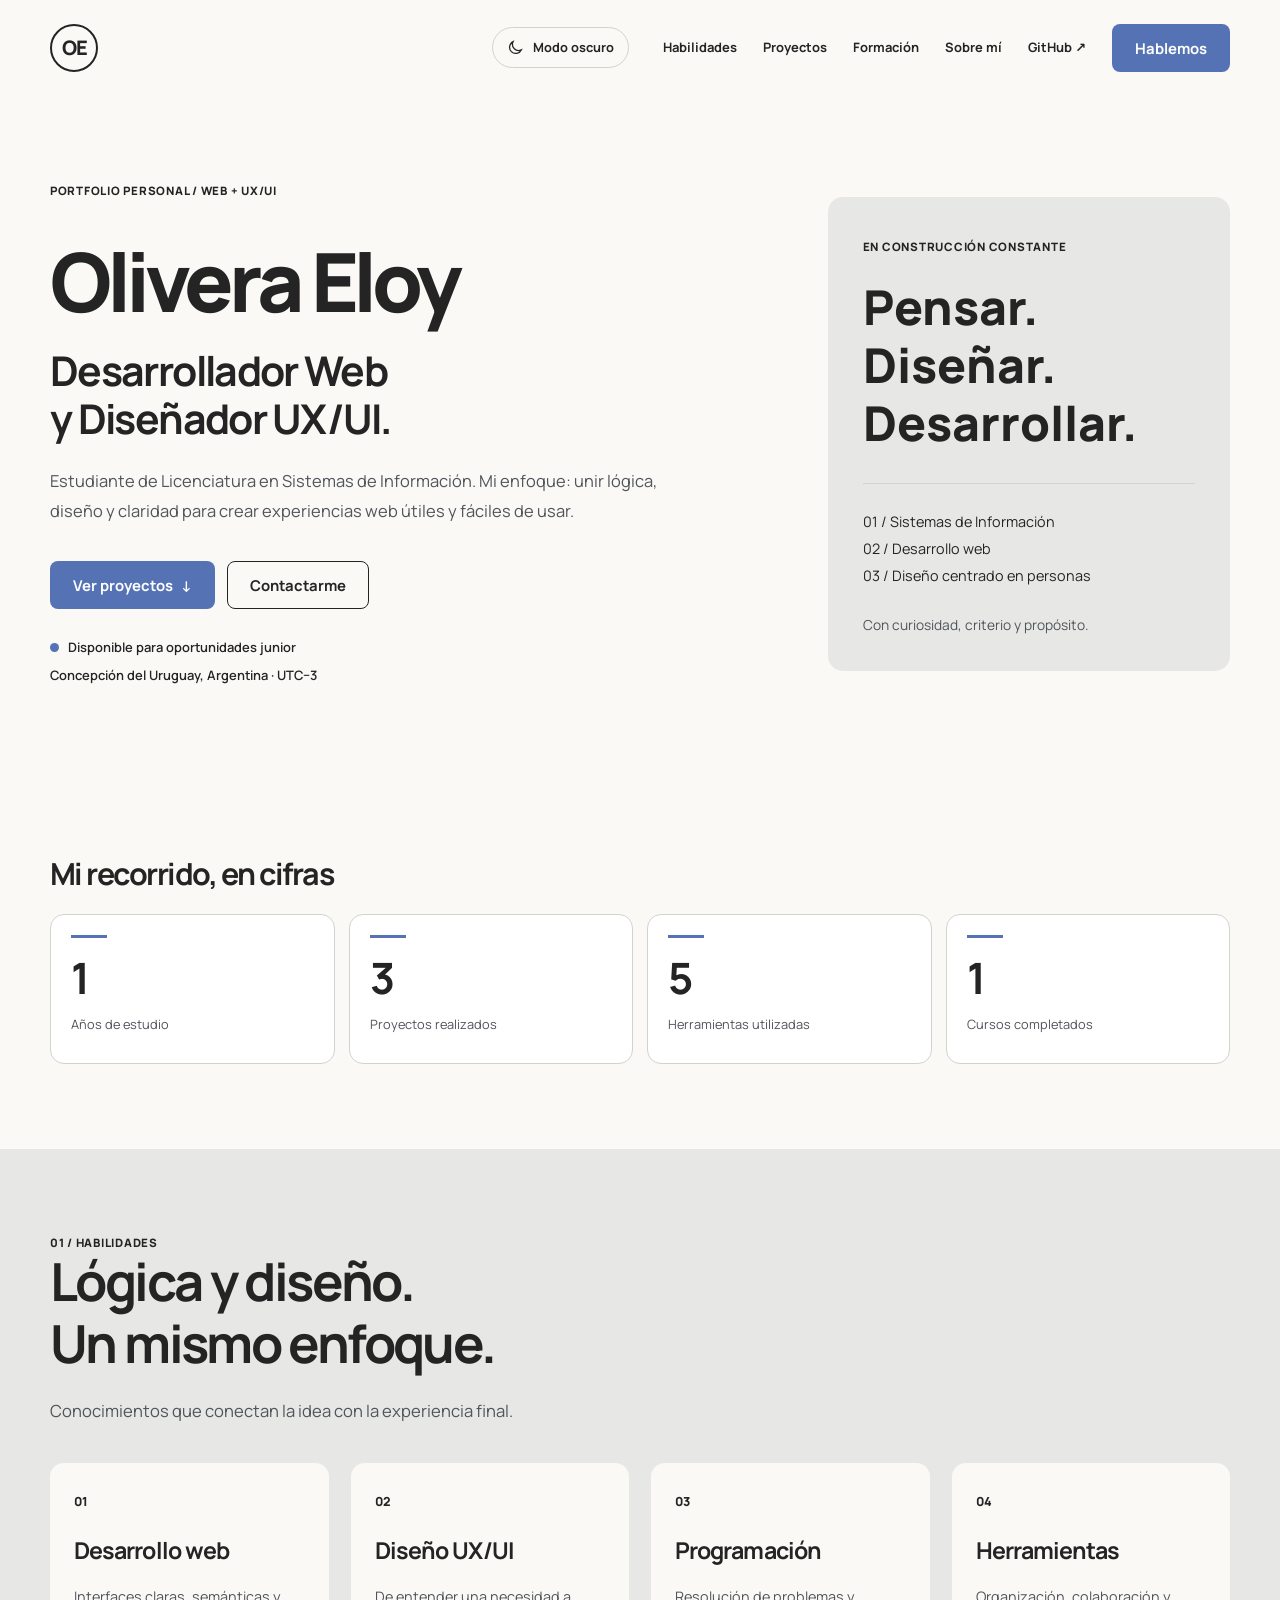
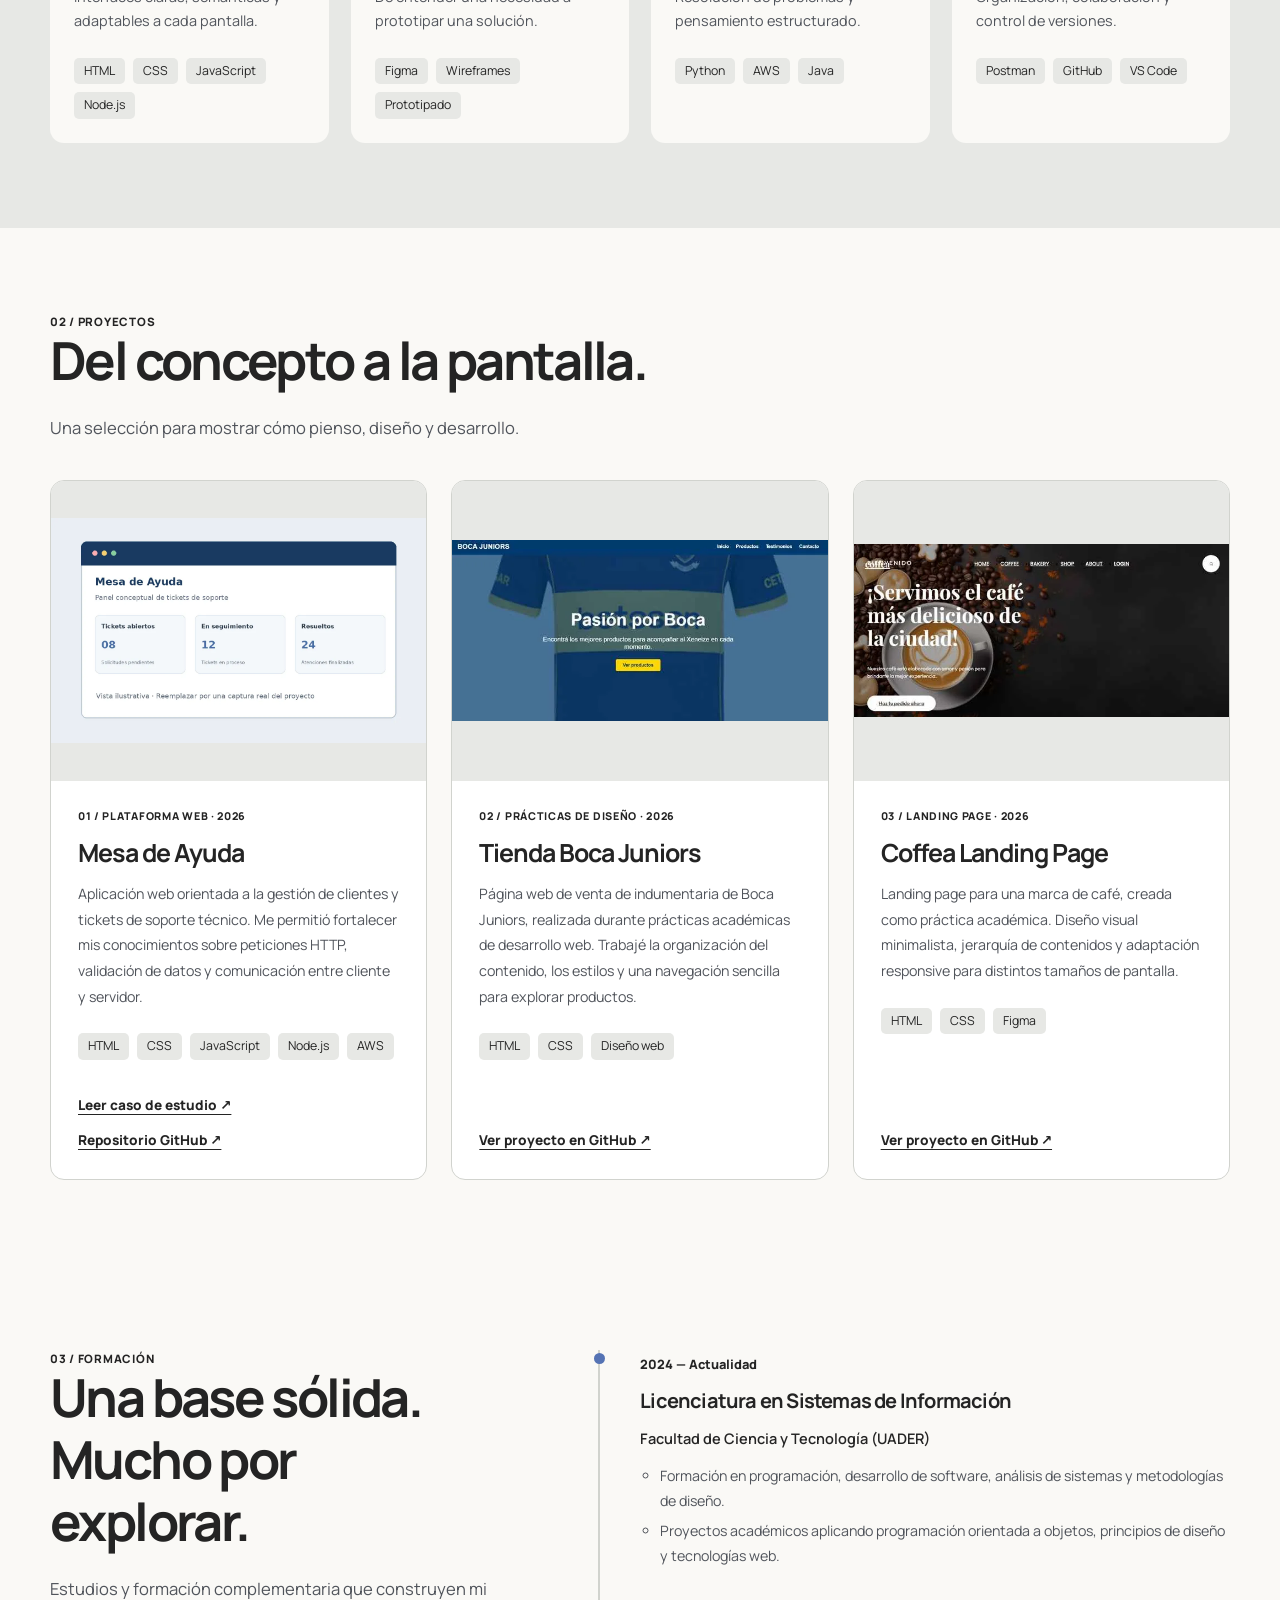
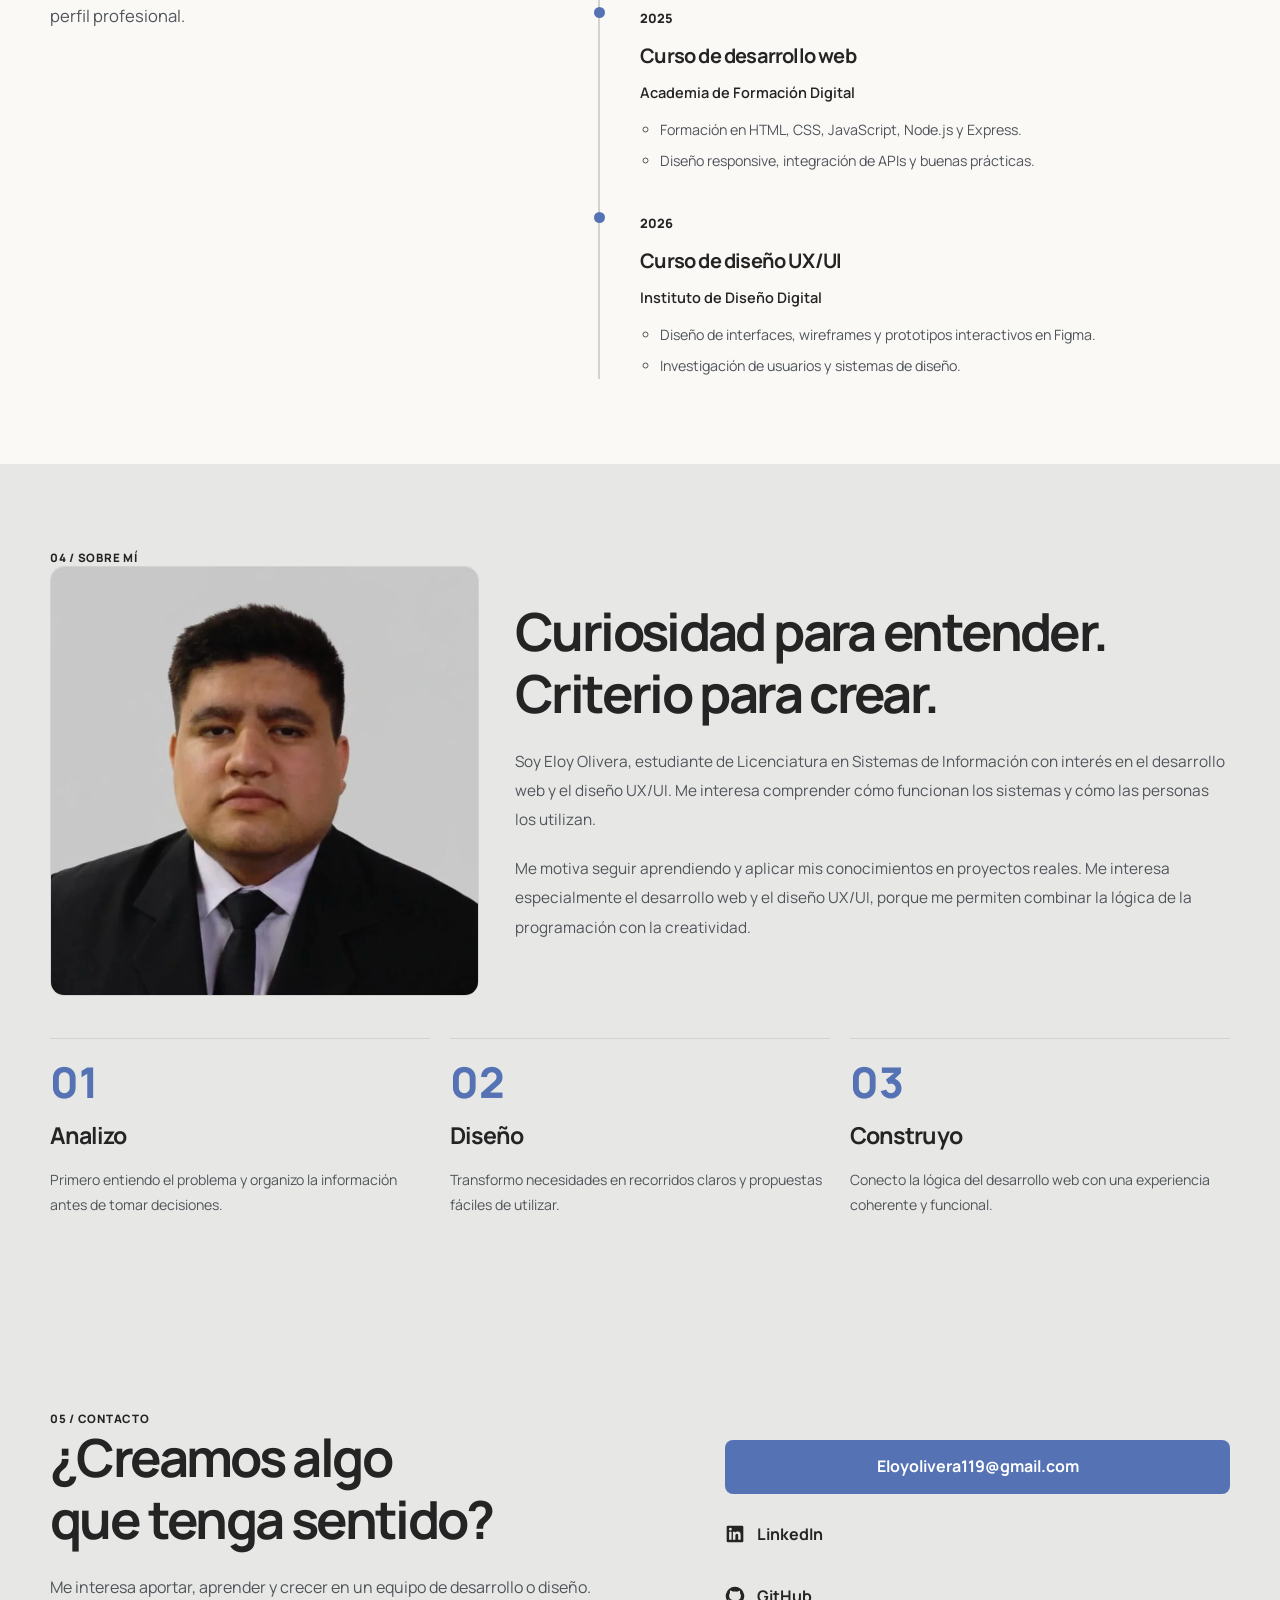
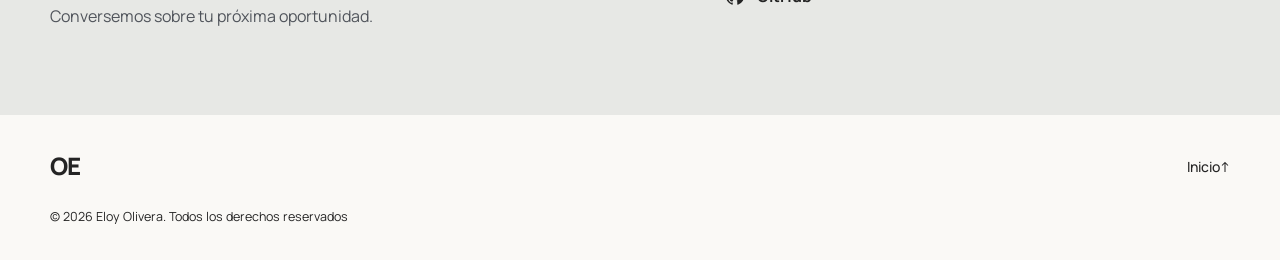
<file: index.html>
<!DOCTYPE html>
<html lang="es-AR">
	<head>
		<meta charset="utf-8"/>
		<meta content="width=device-width, initial-scale=1" name="viewport"/>
		<meta content="Portfolio de Eloy Olivera: estudiante de Sistemas de Información, desarrollo web y diseño UX/UI. Conocé mis proyectos, habilidades y trayectoria." name="description"/>
		<meta content="#FAF9F6" name="theme-color"/>
		<meta content="website" property="og:type"/>
		<meta content="Eloy Olivera | Desarrollo Web y UX/UI" property="og:title"/>
		<meta content="Pensar, diseñar y desarrollar experiencias web claras y funcionales. Proyectos académicos de Eloy Olivera." property="og:description"/>
		<meta content="assets/img/og-cover.webp" property="og:image"/>
		<meta content="Eloy Olivera, desarrollador web y diseñador UX/UI" property="og:image:alt"/>
		<meta content="es_AR" property="og:locale"/>
		<meta content="light dark" name="color-scheme"/>
		<title>
			Eloy Olivera | Desarrollador Web y Diseñador UX/UI
		</title>
		<link href="assets/favicon.svg" rel="icon" type="image/svg+xml"/>
		<link href="https://fonts.googleapis.com" rel="preconnect"/>
		<link crossorigin="" href="https://fonts.gstatic.com" rel="preconnect"/>
		<link href="https://fonts.googleapis.com/css2?family=Manrope:wght@400;500;600;700;800&amp;display=swap" rel="stylesheet"/>
		<link href="css/styles.css" rel="stylesheet"/>
		<script defer="" src="js/main.js">
		</script>
	</head>
	<body>
		<a class="skip-link" href="#main">
			Saltar al contenido
		</a>
		<header class="site-header" id="inicio">
			<div class="container header-inner">
				<a aria-label="Eloy Olivera, volver al inicio" class="logo" href="#inicio-contenido">
					OE
				</a>
				<div class="header-actions">
					<button aria-label="Activar modo oscuro" aria-pressed="false" class="theme-toggle" title="Cambiar tema" type="button">
						<svg aria-hidden="true" fill="none" stroke="currentColor" stroke-width="1.8" viewbox="0 0 24 24">
							<path d="M20.2 15.4A8.7 8.7 0 0 1 8.6 3.8 8.7 8.7 0 1 0 20.2 15.4Z">
							</path>
						</svg>
						<span class="theme-label">
							Modo oscuro
						</span>
					</button>
					<nav aria-label="Navegación principal" class="desktop-nav">
						<a href="#skills">
							Habilidades
						</a>
						<a href="#projects">
							Proyectos
						</a>
						<a href="#formacion">
							Formación
						</a>
						<a href="#sobre-mi">
							Sobre mí
						</a>
						<a href="https://github.com/eloyolivera-ux" rel="noopener noreferrer" target="_blank">
							GitHub
							<span aria-hidden="true">
								↗
							</span>
						</a>
						<a class="btn btn-primary nav-cta" href="#contacto">
							Hablemos
						</a>
					</nav>
					<button aria-controls="mobile-nav" aria-expanded="false" aria-label="Abrir menú" class="menu-toggle" type="button">
						<svg aria-hidden="true" fill="none" stroke="currentColor" stroke-linecap="round" stroke-width="2" viewbox="0 0 24 24">
							<path d="M4 6h16M4 12h16M4 18h16">
							</path>
						</svg>
					</button>
				</div>
			</div>
			<nav aria-label="Navegación móvil" class="mobile-nav" hidden="" id="mobile-nav">
				<div class="container mobile-nav-inner">
					<span class="eyebrow">
						EXPLORÁ EL PORTFOLIO
					</span>
					<a href="#inicio-contenido">
						Inicio
					</a>
					<a href="#skills">
						Habilidades
					</a>
					<a href="#projects">
						Proyectos
					</a>
					<a href="#formacion">
						Formación
					</a>
					<a href="#sobre-mi">
						Sobre mí
					</a>
					<a href="#contacto">
						Contacto
					</a>
					<a href="https://github.com/eloyolivera-ux" rel="noopener noreferrer" target="_blank">
						GitHub ↗
					</a>
				</div>
			</nav>
		</header>
		<main id="main">
			<section aria-labelledby="hero-name" class="hero section" id="inicio-contenido">
				<div class="container hero-grid">
					<div class="hero-copy">
						<p class="eyebrow">
							PORTFOLIO PERSONAL / WEB + UX/UI
						</p>
						<h1 id="hero-name">
							Olivera Eloy
						</h1>
						<h2 class="hero-role">
							Desarrollador Web
							<br/>
							y Diseñador UX/UI.
						</h2>
						<p class="hero-description">
							Estudiante de Licenciatura en Sistemas de Información. Mi enfoque: unir lógica, diseño y claridad para crear experiencias web útiles y fáciles de usar.
						</p>
						<div class="hero-cta">
							<a class="btn btn-primary" href="#projects">
								Ver proyectos
								<span aria-hidden="true">
									↓
								</span>
							</a>
							<a class="btn btn-outline" href="#contacto">
								Contactarme
							</a>
						</div>
						<div class="hero-meta">
							<p>
								<span aria-hidden="true" class="status-dot">
								</span>
								Disponible para oportunidades junior
							</p>
							<p>
								Concepción del Uruguay, Argentina · UTC−3
							</p>
						</div>
					</div>
					<aside aria-label="Mi enfoque profesional" class="hero-note">
						<span class="eyebrow">
							EN CONSTRUCCIÓN CONSTANTE
						</span>
						<p class="hero-words">
							Pensar.
							<br/>
							Diseñar.
							<br/>
							Desarrollar.
						</p>
						<div class="hero-note-line">
						</div>
						<p>
							01 / Sistemas de Información
							<br/>
							02 / Desarrollo web
							<br/>
							03 / Diseño centrado en personas
						</p>
						<small>
							Con curiosidad, criterio y propósito.
						</small>
					</aside>
				</div>
			</section>
			<section aria-labelledby="metrics-title" class="section metrics" id="metricas">
				<div class="container">
					<h2 class="section-title metrics-title" id="metrics-title">
						Mi recorrido, en cifras
					</h2>
					<div class="metric-grid">
						<article class="metric-card">
							<span class="accent-line">
							</span>
							<strong>
								1
							</strong>
							<p>
								Años de estudio
							</p>
						</article>
						<article class="metric-card">
							<span class="accent-line">
							</span>
							<strong>
								3
							</strong>
							<p>
								Proyectos realizados
							</p>
						</article>
						<article class="metric-card">
							<span class="accent-line">
							</span>
							<strong>
								5
							</strong>
							<p>
								Herramientas utilizadas
							</p>
						</article>
						<article class="metric-card">
							<span class="accent-line">
							</span>
							<strong>
								1
							</strong>
							<p>
								Cursos completados
							</p>
						</article>
					</div>
				</div>
			</section>
			<section aria-labelledby="skills-title" class="section skills-section" id="skills">
				<div class="container">
					<p class="eyebrow">
						01 / HABILIDADES
					</p>
					<h2 class="section-title display-title" id="skills-title">
						Lógica y diseño.
						<br/>
						Un mismo enfoque.
					</h2>
					<p class="section-intro">
						Conocimientos que conectan la idea con la experiencia final.
					</p>
					<div class="skills-grid">
						<article class="skill-card">
							<span class="card-index">
								01
							</span>
							<h3>
								Desarrollo web
							</h3>
							<p>
								Interfaces claras, semánticas y adaptables a cada pantalla.
							</p>
							<ul aria-label="Tecnologías de desarrollo web" class="tag-list">
								<li>
									HTML
								</li>
								<li>
									CSS
								</li>
								<li>
									JavaScript
								</li>
								<li>
									Node.js
								</li>
							</ul>
						</article>
						<article class="skill-card">
							<span class="card-index">
								02
							</span>
							<h3>
								Diseño UX/UI
							</h3>
							<p>
								De entender una necesidad a prototipar una solución.
							</p>
							<ul class="tag-list">
								<li>
									Figma
								</li>
								<li>
									Wireframes
								</li>
								<li>
									Prototipado
								</li>
							</ul>
						</article>
						<article class="skill-card">
							<span class="card-index">
								03
							</span>
							<h3>
								Programación
							</h3>
							<p>
								Resolución de problemas y pensamiento estructurado.
							</p>
							<ul class="tag-list">
								<li>
									Python
								</li>
								<li>
									AWS
								</li>
								<li>
									Java
								</li>
							</ul>
						</article>
						<article class="skill-card">
							<span class="card-index">
								04
							</span>
							<h3>
								Herramientas
							</h3>
							<p>
								Organización, colaboración y control de versiones.
							</p>
							<ul class="tag-list">
								<li>
									Postman
								</li>
								<li>
									GitHub
								</li>
								<li>
									VS Code
								</li>
							</ul>
						</article>
					</div>
				</div>
			</section>
			<section aria-labelledby="projects-title" class="section projects-section" id="projects">
				<div class="container">
					<p class="eyebrow">
						02 / PROYECTOS
					</p>
					<h2 class="section-title display-title" id="projects-title">
						Del concepto a la pantalla.
					</h2>
					<p class="section-intro">
						Una selección para mostrar cómo pienso, diseño y desarrollo.
					</p>
					<div class="projects-grid">
						<article class="project-card">
							<a aria-label="Abrir repositorio de Mesa de Ayuda" class="project-image-link" href="https://github.com/eloyolivera-ux/mesa-de-ayuda" rel="noopener noreferrer" target="_blank">
								<img alt="Captura de la pantalla de inicio de sesión del proyecto Mesa de Ayuda" decoding="async" height="720" loading="lazy" src="assets/img/mesa-ayuda.webp" width="1200"/>
							</a>
							<div class="project-body">
								<p class="eyebrow">
									01 / PLATAFORMA WEB · 2026
								</p>
								<h3>
									Mesa de Ayuda
								</h3>
								<p>
									Aplicación web orientada a la gestión de clientes y tickets de soporte técnico. Me permitió fortalecer mis conocimientos sobre peticiones HTTP, validación de datos y comunicación entre cliente y servidor.
								</p>
								<div aria-label="Tecnologías" class="project-tags tag-list">
									<span>
										HTML
									</span>
									<span>
										CSS
									</span>
									<span>
										JavaScript
									</span>
									<span>
										Node.js
									</span>
									<span>
										AWS
									</span>
								</div>
								<div class="project-links">
									<button aria-haspopup="dialog" class="project-link" data-open-case="mesa" type="button">
										Leer caso de estudio
										<span aria-hidden="true">
											↗
										</span>
									</button>
									<a href="https://github.com/eloyolivera-ux/mesa-de-ayuda" rel="noopener noreferrer" target="_blank">
										Repositorio GitHub ↗
									</a>
								</div>
							</div>
						</article>
						<article class="project-card">
							<a aria-label="Abrir el código de Tienda Boca Juniors" class="project-image-link" href="https://github.com/eloyolivera-ux/Diseno-UX-UI/tree/main/Tp-3/ejercicio20" rel="noopener noreferrer" target="_blank">
								<img alt="Captura de la página de indumentaria Boca Juniors, con encabezado azul y presentación Pasión por Boca" decoding="async" height="327" loading="lazy" src="assets/img/boca-juniors.webp" width="680"/>
							</a>
							<div class="project-body">
								<p class="eyebrow">
									02 / PRÁCTICAS DE DISEÑO · 2026
								</p>
								<h3>
									Tienda Boca Juniors
								</h3>
								<p>
									Página web de venta de indumentaria de Boca Juniors, realizada durante prácticas académicas de desarrollo web. Trabajé la organización del contenido, los estilos y una navegación sencilla para explorar productos.
								</p>
								<div class="project-tags tag-list">
									<span>
										HTML
									</span>
									<span>
										CSS
									</span>
									<span>
										Diseño web
									</span>
								</div>
								<div class="project-links">
									<a href="https://github.com/eloyolivera-ux/Diseno-UX-UI/tree/main/Tp-3/ejercicio20" rel="noopener noreferrer" target="_blank">
										Ver proyecto en GitHub ↗
									</a>
								</div>
							</div>
						</article>
						<article class="project-card">
							<a aria-label="Abrir el código de Coffea Landing Page" class="project-image-link" href="https://github.com/eloyolivera-ux/coffea-landing" rel="noopener noreferrer" target="_blank">
								<img alt="Captura de la landing page Coffea, con taza de café, granos y un titular blanco destacado" decoding="async" height="314" loading="lazy" src="assets/img/coffea.webp" width="680"/>
							</a>
							<div class="project-body">
								<p class="eyebrow">
									03 / LANDING PAGE · 2026
								</p>
								<h3>
									Coffea Landing Page
								</h3>
								<p>
									Landing page para una marca de café, creada como práctica académica. Diseño visual minimalista, jerarquía de contenidos y adaptación responsive para distintos tamaños de pantalla.
								</p>
								<div class="project-tags tag-list">
									<span>
										HTML
									</span>
									<span>
										CSS
									</span>
									<span>
										Figma
									</span>
								</div>
								<div class="project-links">
									<a href="https://github.com/eloyolivera-ux/coffea-landing" rel="noopener noreferrer" target="_blank">
										Ver proyecto en GitHub ↗
									</a>
								</div>
							</div>
						</article>
					</div>
				</div>
			</section>
			<section aria-labelledby="education-title" class="section education-section" id="formacion">
				<div class="container education-grid">
					<div class="education-heading">
						<p class="eyebrow">
							03 / FORMACIÓN
						</p>
						<h2 class="section-title display-title" id="education-title">
							Una base sólida.
							<br/>
							Mucho por explorar.
						</h2>
						<p class="section-intro">
							Estudios y formación complementaria que construyen mi perfil profesional.
						</p>
					</div>
					<ol class="timeline">
						<li>
							<span class="timeline-date">
								2024 — Actualidad
							</span>
							<h3>
								Licenciatura en Sistemas de Información
							</h3>
							<p class="timeline-place">
								Facultad de Ciencia y Tecnología (UADER)
							</p>
							<ul>
								<li>
									Formación en programación, desarrollo de software, análisis de sistemas y metodologías de diseño.
								</li>
								<li>
									Proyectos académicos aplicando programación orientada a objetos, principios de diseño y tecnologías web.
								</li>
							</ul>
						</li>
						<li>
							<span class="timeline-date">
								2025
							</span>
							<h3>
								Curso de desarrollo web
							</h3>
							<p class="timeline-place">
								Academia de Formación Digital
							</p>
							<ul>
								<li>
									Formación en HTML, CSS, JavaScript, Node.js y Express.
								</li>
								<li>
									Diseño responsive, integración de APIs y buenas prácticas.
								</li>
							</ul>
						</li>
						<li>
							<span class="timeline-date">
								2026
							</span>
							<h3>
								Curso de diseño UX/UI
							</h3>
							<p class="timeline-place">
								Instituto de Diseño Digital
							</p>
							<ul>
								<li>
									Diseño de interfaces, wireframes y prototipos interactivos en Figma.
								</li>
								<li>
									Investigación de usuarios y sistemas de diseño.
								</li>
							</ul>
						</li>
					</ol>
				</div>
			</section>
			<section aria-labelledby="about-title" class="section about-section" id="sobre-mi">
				<div class="container">
					<p class="eyebrow">
						04 / SOBRE MÍ
					</p>
					<div class="about-grid">
						<div class="portrait-frame">
							<img
								class="portrait-image"
								src="assets/img/foto.webp"
								alt="Retrato de Eloy Olivera con traje oscuro y corbata"
								width="751"
								height="751"
								loading="lazy"
								decoding="async"
							/>
						</div>
						<div class="about-text">
							<h2 class="section-title display-title" id="about-title">
								Curiosidad para entender.
								<br/>
								Criterio para crear.
							</h2>
							<p>
								Soy Eloy Olivera, estudiante de Licenciatura en Sistemas de Información con interés en el desarrollo web y el diseño UX/UI. Me interesa comprender cómo funcionan los sistemas y cómo las personas los utilizan.
							</p>
							<p>
								Me motiva seguir aprendiendo y aplicar mis conocimientos en proyectos reales. Me interesa especialmente el desarrollo web y el diseño UX/UI, porque me permiten combinar la lógica de la programación con la creatividad.
							</p>
						</div>
					</div>
					<div class="principles-grid">
						<article class="principle">
							<span>
								01
							</span>
							<h3>
								Analizo
							</h3>
							<p>
								Primero entiendo el problema y organizo la información antes de tomar decisiones.
							</p>
						</article>
						<article class="principle">
							<span>
								02
							</span>
							<h3>
								Diseño
							</h3>
							<p>
								Transformo necesidades en recorridos claros y propuestas fáciles de utilizar.
							</p>
						</article>
						<article class="principle">
							<span>
								03
							</span>
							<h3>
								Construyo
							</h3>
							<p>
								Conecto la lógica del desarrollo web con una experiencia coherente y funcional.
							</p>
						</article>
					</div>
				</div>
			</section>
			<section aria-labelledby="contact-title" class="section contact-section" id="contacto">
				<div class="container">
					<p class="eyebrow">
						05 / CONTACTO
					</p>
					<div class="contact-grid">
						<div>
							<h2 class="section-title display-title" id="contact-title">
								¿Creamos algo
								<br/>
								que tenga sentido?
							</h2>
							<p>
								Me interesa aportar, aprender y crecer en un equipo de desarrollo o diseño. Conversemos sobre tu próxima oportunidad.
							</p>
						</div>
						<div class="contact-links">
							<a class="btn btn-primary email-link" href="mailto:eloyolivera119@gmail.com">
								Eloyolivera119@gmail.com
							</a>
							<a href="https://www.linkedin.com/in/eloy-olivera-b178a144a/" rel="noopener noreferrer" target="_blank">
								<svg aria-hidden="true" class="social-icon" fill="currentColor" viewbox="0 0 24 24">
									<path d="M20.45 2H3.55A1.55 1.55 0 0 0 2 3.55v16.9A1.55 1.55 0 0 0 3.55 22h16.9A1.55 1.55 0 0 0 22 20.45V3.55A1.55 1.55 0 0 0 20.45 2ZM7.9 18.75H4.95V9.2H7.9Zm-1.47-10.9a1.7 1.7 0 1 1 0-3.4 1.7 1.7 0 0 1 0 3.4Zm12.32 10.9H15.8v-4.65c0-1.11-.02-2.54-1.55-2.54-1.55 0-1.78 1.21-1.78 2.46v4.73H9.52V9.2h2.83v1.3h.04c.39-.75 1.35-1.54 2.78-1.54 2.97 0 3.58 1.96 3.58 4.51Z">
									</path>
								</svg>
								LinkedIn
							</a>
							<a href="https://github.com/eloyolivera-ux" rel="noopener noreferrer" target="_blank">
								<svg aria-hidden="true" class="social-icon" fill="currentColor" viewbox="0 0 24 24">
									<path d="M12 .9a11.1 11.1 0 0 0-3.51 21.64c.55.1.76-.24.76-.54v-2.1c-3.09.67-3.74-1.32-3.74-1.32-.5-1.29-1.23-1.63-1.23-1.63-1.01-.69.08-.68.08-.68 1.12.08 1.7 1.15 1.7 1.15.99 1.7 2.6 1.21 3.24.92.1-.72.38-1.22.69-1.5-2.47-.28-5.06-1.24-5.06-5.49 0-1.21.43-2.2 1.15-2.98-.12-.28-.5-1.41.11-2.94 0 0 .94-.3 3.05 1.14A10.6 10.6 0 0 1 12 6.54c.94 0 1.88.13 2.76.37 2.11-1.44 3.05-1.14 3.05-1.14.61 1.53.23 2.66.11 2.94.72.78 1.15 1.77 1.15 2.98 0 4.26-2.59 5.2-5.07 5.48.39.34.74 1 .74 2.02V22c0 .3.2.65.77.54A11.1 11.1 0 0 0 12 .9Z">
									</path>
								</svg>
								GitHub
							</a>
						</div>
					</div>
				</div>
			</section>
		</main>
		<footer aria-label="Pie de página" class="site-footer">
			<div class="container footer-container">
				<div class="footer-top">
					<a aria-label="Eloy Olivera, volver al inicio" class="footer-logo" href="#inicio-contenido">
						OE
					</a>
					<nav aria-label="Navegación del pie">
						<a href="#inicio-contenido">
							Inicio
							<span aria-hidden="true">
								↑
							</span>
						</a>
					</nav>
				</div>
				<p class="footer-bottom">
					©
					<span id="year">
						2026
					</span>
					Eloy Olivera. Todos los derechos reservados
				</p>
			</div>
		</footer>
		<dialog aria-labelledby="case-title" class="case-dialog" id="case-mesa">
			<div class="case-content">
				<div class="case-top">
					<span class="eyebrow">
						CASO DE ESTUDIO / 2026
					</span>
					<button aria-label="Cerrar caso de estudio" class="case-close" type="button">
						Cerrar ×
					</button>
				</div>
				<h2 id="case-title">
					Mesa de Ayuda
				</h2>
				<p class="case-lead">
					Aplicación web académica para gestionar clientes y solicitudes de soporte técnico.
				</p>
				<div class="case-columns">
					<section aria-labelledby="case-problem">
						<h3 id="case-problem">
							01 / Problema
						</h3>
						<p>
							Los tickets y datos de clientes necesitan organizarse y consultarse mediante una interfaz clara. El desafío consistió en conectar un sitio web con operaciones de un servicio de soporte.
						</p>
					</section>
					<section aria-labelledby="case-process">
						<h3 id="case-process">
							02 / Proceso
						</h3>
						<p>
							Trabajé sobre formularios, validación de datos, solicitudes HTTP y pruebas de endpoints. La interfaz se comunica con un backend implementado con Node.js y Express.
						</p>
					</section>
					<section aria-labelledby="case-solution">
						<h3 id="case-solution">
							03 / Solución
						</h3>
						<p>
							Se implementaron flujos de registro de clientes y consulta de tickets mediante una API. Se prestó atención a los mensajes de respuesta y al intercambio de datos entre navegador y servidor.
						</p>
					</section>
					<section aria-labelledby="case-result">
						<h3 id="case-result">
							04 / Resultado y aprendizajes
						</h3>
						<p>
							Proyecto académico para practicar integración frontend-backend, manejo de peticiones HTTP y validaciones. Una mejora futura sería profundizar pruebas automatizadas y accesibilidad de formularios.
						</p>
					</section>
				</div>
				<a class="btn btn-primary" href="https://github.com/eloyolivera-ux/mesa-de-ayuda" rel="noopener noreferrer" target="_blank">
					Ver repositorio en GitHub ↗
				</a>
			</div>
		</dialog>
	</body>
</html>
</file>
<file: css/styles.css>
:root {
	color-scheme: light;
	--bg:#FAF9F6;
	--surface:#fff;
	--surface-soft:#E7E8E5;
	--fg:#242424;
	--muted:#50545b;
	--border:#d1d3ce;
	--accent:#5573B4;
	--accent-hover:#46639F;
	--accent-active:#345184;
	--accent-text:#fff;
	--chip:#E7E8E5;
	--focus:#1e53a0;
	--radius:14px;
	--container:1200px;
	--header-height:80px;
	font-family:'Manrope',ui-sans-serif,system-ui,-apple-system,'Segoe UI',sans-serif;
}
:root[data-theme="dark"] {
	color-scheme:dark;
	--bg:#141820;
	--surface:#222936;
	--surface-soft:#222936;
	--fg:#F5F5F5;
	--muted:#C9D1DF;
	--border:#404858;
	--accent:#91A9E9;
	--accent-hover:#AAC0F3;
	--accent-active:#7793CF;
	--accent-text:#141820;
	--chip:#2b3444;
	--focus:#b7cbff;
}
*,*::before,*::after {
	box-sizing:border-box
}
html {
	scroll-behavior:smooth;
	scroll-padding-top:calc(var(--header-height) + 12px)
}
body {
	margin:0;
	min-width:320px;
	background:var(--bg);
	color:var(--fg);
	line-height:1.65;
	transition:background-color .25s ease,color .25s ease
}
button,input {
	font:inherit
}
button {
	cursor:pointer
}
a {
	color:inherit;
	text-decoration:none
}
img,svg {
	max-width:100%;
	display:block
}
svg {
	width:21px;
	height:21px
}
h1,h2,h3,p {
	margin-top:0
}
h1,h2,h3 {
	line-height:1.18;
	letter-spacing:-.04em
}
p {
	margin-bottom:0
}
:focus-visible {
	outline:3px solid var(--focus)!important;
	outline-offset:4px
}
::selection {
	background:var(--accent);
	color:var(--accent-text)
}
.skip-link {
	position:fixed;
	z-index:999;
	top:8px;
	left:8px;
	transform:translateY(-150%);
	background:var(--accent);
	color:var(--accent-text);
	padding:12px 18px;
	border-radius:8px
}
.skip-link:focus {
	transform:translateY(0)
}
.container {
	width:min(calc(100% - 48px),var(--container));
	margin-inline:auto
}
.section {
	padding:64px 0;
	scroll-margin-top:calc(var(--header-height) + 10px)
}
.eyebrow {
	font-size:.72rem;
	font-weight:800;
	letter-spacing:.065em;
	text-transform:uppercase;
	line-height:1.5
}
.section-title {
	font-weight:700;
	letter-spacing:-.05em;
	margin-bottom:22px
}
.display-title {
	font-size:clamp(2rem,4.1vw,3.35rem)
}
.section-intro {
	max-width:640px;
	color:var(--muted);
	margin-bottom:38px;
	font-size:1.04rem
}
.site-header {
	position:sticky;
	top:0;
	z-index:90;
	background:var(--bg);
	border-bottom:1px solid transparent;
	transition:background-color .25s,border-color .25s
}
.site-header.is-scrolled,.site-header.menu-open {
	border-color:var(--border)
}
.header-inner {
	height:var(--header-height);
	display:flex;
	align-items:center;
	justify-content:space-between;
	gap:20px
}
.logo,.footer-logo {
	width:48px;
	height:48px;
	display:grid;
	place-items:center;
	border:2px solid var(--fg);
	border-radius:50%;
	font-size:1.25rem;
	font-weight:800;
	letter-spacing:-.075em;
	line-height:1;
	flex-shrink:0
}
.header-actions {
	display:flex;
	align-items:center;
	gap:12px
}
.theme-toggle {
	display:inline-flex;
	align-items:center;
	justify-content:center;
	gap:9px;
	min-height:41px;
	padding:7px 14px;
	background:transparent;
	color:var(--fg);
	border:1px solid var(--border);
	border-radius:99px;
	font-weight:700;
	font-size:.8rem;
	white-space:nowrap
}
.theme-toggle:hover {
	background:var(--surface-soft)
}
.theme-toggle:active {
	transform:scale(.97)
}
.theme-toggle svg {
	width:17px;
	height:17px
}
.menu-toggle {
	border:0;
	background:transparent;
	padding:10px;
	color:var(--fg);
	display:grid;
	place-items:center
}
.menu-toggle:hover {
	background:var(--surface-soft);
	border-radius:9px
}
.menu-toggle svg {
	width:25px;
	height:25px
}
.desktop-nav {
	display:none;
	align-items:center;
	gap:26px;
	font-size:.81rem;
	font-weight:700
}
.desktop-nav>a:not(.btn) {
	padding:8px 0;
	white-space:nowrap
}
.desktop-nav>a:not(.btn):hover,.contact-links>a:not(.btn):hover,.site-footer a:not(.footer-logo):hover {
	color:var(--accent)
}
.mobile-nav {
	position:absolute;
	inset:var(--header-height) 0 auto;
	background:var(--bg);
	border-top:1px solid var(--border);
	border-bottom:1px solid var(--border);
	box-shadow:0 16px 30px #0000001c;
	max-height:calc(100dvh - var(--header-height));
	overflow:auto
}
.mobile-nav[hidden] {
	display:none
}
.mobile-nav-inner {
	padding-block:16px 22px;
	display:flex;
	flex-direction:column
}
.mobile-nav-inner>.eyebrow {
	margin:0 0 12px;
	color:var(--muted)
}
.mobile-nav-inner>a {
	display:block;
	padding:12px 2px;
	border-bottom:1px solid var(--border);
	font-size:1.15rem;
	font-weight:700
}
.mobile-nav-inner>a:hover {
	color:var(--accent)
}
.btn {
	display:inline-flex;
	align-items:center;
	justify-content:center;
	gap:8px;
	padding:13px 22px;
	min-height:48px;
	border-radius:8px;
	border:1px solid transparent;
	font-size:.93rem;
	font-weight:700;
	line-height:1.35;
	text-align:center;
	transition:background-color .2s,color .2s,transform .2s,border-color .2s
}
.btn:hover {
	transform:translateY(-2px)
}
.btn:active {
	transform:translateY(1px)
}
.btn-primary {
	background:var(--accent);
	color:var(--accent-text)
}
.btn-primary:hover {
	background:var(--accent-hover);
	color:var(--accent-text)
}
.btn-primary:active {
	background:var(--accent-active)
}
.btn-outline {
	border:1px solid var(--fg);
	background:transparent;
	color:var(--fg)
}
.btn-outline:hover {
	background:var(--surface-soft)
}
.hero {
	padding:80px 0 64px
}
.hero-grid {
	display:grid;
	gap:44px
}
.hero-copy h1 {
	font-size:clamp(2.9rem,7vw,5.1rem);
	font-weight:800;
	margin:26px 0 16px;
	letter-spacing:-.062em
}
.hero-role {
	font-size:clamp(1.9rem,3.2vw,2.85rem);
	font-weight:700;
	margin-bottom:24px
}
.hero-description {
	max-width:680px;
	color:var(--muted);
	font-size:1.03rem;
	line-height:1.8
}
.hero-cta {
	display:flex;
	gap:12px;
	flex-wrap:wrap;
	margin-top:32px
}
.hero-cta .btn {
	flex:1 1 140px
}
.hero-meta {
	margin-top:28px;
	display:grid;
	gap:7px;
	font-size:.81rem;
	font-weight:600
}
.hero-meta p {
	display:flex;
	align-items:center;
	gap:9px
}
.status-dot {
	width:9px;
	height:9px;
	border-radius:50%;
	background:var(--accent);
	display:inline-block;
	flex-shrink:0
}
.hero-note {
	background:var(--surface-soft);
	padding:32px;
	border-radius:15px
}
.hero-words {
	font-weight:800;
	font-size:clamp(2.1rem,4vw,3rem);
	line-height:1.21;
	margin:20px 0 30px
}
.hero-note-line {
	height:1px;
	background:var(--border);
	margin-bottom:24px
}
.hero-note p:not(.hero-words) {
	font-size:.9rem;
	line-height:1.9
}
.hero-note small {
	display:block;
	margin-top:24px;
	color:var(--muted);
	font-size:.86rem
}
.metrics-title {
	font-size:1.9rem
}
.metric-grid {
	display:grid;
	grid-template-columns:repeat(2,minmax(0,1fr));
	gap:14px
}
.metric-card {
	background:var(--surface);
	border:1px solid var(--border);
	padding:20px;
	border-radius:14px;
	min-height:150px
}
.accent-line {
	width:36px;
	height:3px;
	display:block;
	background:var(--accent);
	margin-bottom:16px
}
.metric-card strong {
	display:block;
	font-size:2.7rem;
	line-height:1.1;
	letter-spacing:-.05em
}
.metric-card p {
	font-size:.8rem;
	margin-top:12px;
	color:var(--muted)
}
.skills-section,.about-section {
	background:var(--surface-soft)
}
.skills-grid {
	display:grid;
	gap:15px
}
.skill-card {
	background:var(--bg);
	border-radius:14px;
	padding:24px;
	min-width:0
}
.card-index {
	font-size:.78rem;
	font-weight:800
}
.skill-card h3 {
	margin:24px 0 20px;
	font-size:1.45rem
}
.skill-card p {
	min-height:50px;
	color:var(--muted);
	font-size:.9rem;
	line-height:1.7
}
.tag-list {
	list-style:none;
	display:flex;
	flex-wrap:wrap;
	gap:8px;
	padding:0;
	margin:23px 0 0
}
.tag-list li,.tag-list span {
	font-size:.77rem;
	background:var(--chip);
	padding:6px 10px;
	border-radius:5px;
	line-height:1.2
}
.projects-grid {
	display:grid;
	gap:21px
}
.project-card {
	background:var(--surface);
	border:1px solid var(--border);
	border-radius:14px;
	overflow:hidden;
	display:flex;
	flex-direction:column;
	transition:transform .2s,box-shadow .2s
}
.project-card:hover {
	transform:translateY(-5px);
	box-shadow:0 12px 28px #00000012
}
.project-image-link {
	display:block;
	background:var(--surface-soft);
	overflow:hidden
}
.project-image-link img {
	width:100%;
	height:240px;
	object-fit:contain;
	transition:transform .3s
}
.project-image-link:hover img {
	transform:scale(1.025)
}
.project-body {
	padding:26px;
	flex:1;
	display:flex;
	flex-direction:column;
	min-width:0
}
.project-body .eyebrow {
	font-size:.67rem;
	margin-bottom:14px
}
.project-body h3 {
	font-size:1.56rem;
	margin-bottom:14px
}
.project-body>p:not(.eyebrow) {
	font-size:.89rem;
	line-height:1.8;
	color:var(--muted)
}
.project-tags {
	margin-top:24px
}
.project-links {
	margin-top:auto;
	padding-top:25px;
	display:flex;
	flex-direction:column;
	gap:13px;
	font-size:.85rem;
	font-weight:800
}
.project-links>a,.project-link {
	text-align:left;
	color:var(--fg);
	font-size:inherit;
	font-weight:inherit;
	text-decoration:underline;
	text-underline-offset:4px
}
.project-link {
	padding:0;
	border:0;
	background:transparent
}
.project-links>a:hover,.project-link:hover {
	color:var(--accent)
}
.education-grid {
	display:grid;
	gap:45px
}
.education-heading .section-intro {
	margin-bottom:0
}
.timeline {
	list-style:none;
	margin:0;
	padding:0 0 0 26px;
	border-left:2px solid var(--border)
}
.timeline>li {
	position:relative;
	padding:0 0 35px 14px
}
.timeline>li:last-child {
	padding-bottom:0
}
.timeline>li::before {
	content:'';
	position:absolute;
	width:11px;
	height:11px;
	border-radius:50%;
	background:var(--accent);
	left:-32px;
	top:3px
}
.timeline-date {
	font-size:.8rem;
	font-weight:800
}
.timeline h3 {
	font-size:1.25rem;
	margin:13px 0
}
.timeline-place {
	font-size:.91rem;
	font-weight:600;
	margin-bottom:14px
}
.timeline ul {
	padding-left:20px;
	color:var(--muted);
	font-size:.89rem;
	line-height:1.75
}
.timeline ul li+li {
	margin-top:6px
}
.about-grid {
	display:grid;
	gap:36px
}
.portrait-frame {
	background:linear-gradient(140deg,var(--surface),var(--bg));
	border:1px solid var(--border);
	min-height:330px;
	max-width:430px;
	border-radius:14px;
	overflow:hidden;
	display:grid;
	place-items:center
}
.portrait-image {
	display:block;
	width:100%;
	height:100%;
	min-height:330px;
	object-fit:cover;
	object-position:center 32%;
}
.about-text p {
	max-width:720px;
	font-size:.96rem;
	line-height:1.9;
	color:var(--muted);
	margin-bottom:20px
}
.principles-grid {
	display:grid;
	gap:20px;
	margin-top:42px
}
.principle {
	padding:22px 0;
	border-top:1px solid var(--border);
	display:grid;
	grid-template-columns:76px 1fr;
	column-gap:12px
}
.principle span {
	font-size:2.65rem;
	line-height:1;
	color:var(--accent);
	font-weight:800;
	grid-row:span 2
}
.principle h3 {
	font-size:1.45rem;
	align-self:start;
	margin-bottom:18px
}
.principle p {
	grid-column:2;
	color:var(--muted);
	font-size:.88rem;
	line-height:1.8
}
.contact-section {
	background:var(--surface-soft)
}
.contact-grid {
	display:grid;
	gap:32px
}
.contact-grid>div:first-child p {
	max-width:590px;
	color:var(--muted);
	line-height:1.8
}
.contact-links {
	display:flex;
	flex-direction:column;
	align-items:stretch;
	gap:18px
}
.contact-links>a:not(.btn) {
	display:flex;
	gap:12px;
	align-items:center;
	min-height:44px;
	font-weight:700
}
.contact-links .email-link {
	word-break:break-word;
	font-size:clamp(.82rem,2.8vw,1rem);
	min-height:54px
}
.social-icon {
	width:20px;
	height:20px;
	flex-shrink:0
}
.site-footer {
	padding:36px 0 24px
}
.footer-top {
	display:flex;
	flex-direction:column;
	gap:28px
}
.footer-top nav {
	display:flex;
	flex-wrap:wrap;
	gap:16px 25px;
	font-size:.87rem;
	font-weight:700
}
.footer-bottom {
	display:flex;
	flex-wrap:wrap;
	gap:10px 20px;
	margin-top:35px;
	border-top:1px solid var(--border);
	padding-top:21px;
	font-size:.78rem;
	color:var(--muted)
}
.case-dialog {
	width:min(850px,calc(100% - 30px));
	max-height:min(90dvh,900px);
	padding:0;
	border:1px solid var(--border);
	border-radius:16px;
	background:var(--bg);
	color:var(--fg);
	box-shadow:0 18px 90px #0005;
	overflow-y:auto
}
.case-dialog::backdrop {
	background:#080c14bc
}
.case-content {
	padding:clamp(22px,4vw,48px)
}
.case-top {
	display:flex;
	justify-content:space-between;
	gap:10px;
	align-items:center
}
.case-close {
	border:1px solid var(--border);
	border-radius:8px;
	background:var(--surface);
	color:var(--fg);
	padding:10px 13px;
	font-size:.82rem
}
.case-content h2 {
	font-size:clamp(2rem,5vw,3.3rem);
	margin:24px 0
}
.case-lead {
	font-size:1.07rem;
	color:var(--muted)
}
.case-columns {
	display:grid;
	gap:23px;
	margin:33px 0
}
.case-columns section {
	padding-top:17px;
	border-top:1px solid var(--border)
}
.case-columns h3 {
	font-size:1.08rem;
	margin-bottom:10px
}
.case-columns p {
	color:var(--muted);
	line-height:1.8;
	font-size:.93rem
}
@media(min-width:600px) {
	.container {
		width:min(calc(100% - 64px),var(--container))
	}
	.hero-cta .btn {
		flex:none
	}
	.metric-grid {
		grid-template-columns:repeat(4,minmax(0,1fr))
	}
	.skills-grid {
		grid-template-columns:repeat(2,minmax(0,1fr))
	}
	.projects-grid {
		grid-template-columns:repeat(2,minmax(0,1fr))
	}
	.about-grid {
		grid-template-columns:minmax(240px,.75fr) 1.25fr;
		align-items:center
	}
	.principles-grid {
		grid-template-columns:repeat(3,minmax(0,1fr))
	}
	.principle {
		grid-template-columns:1fr;
		display:block
	}
	.principle span {
		display:block;
		margin-bottom:18px
	}
	.principle p {
		margin-top:12px
	}
	.contact-grid {
		grid-template-columns:1.2fr 1fr;
		align-items:center
	}
	.case-columns {
		grid-template-columns:repeat(2,minmax(0,1fr))
	}
}
@media(min-width:768px) {
	.section {
		padding:82px 0
	}
	.hero {
		padding:85px 0
	}
	.hero-grid {
		grid-template-columns:1.35fr .8fr;
		align-items:center;
		gap:48px
	}
	.hero-cta {
		margin-top:35px
	}
	.hero-note {
		min-height:400px
	}
	.projects-grid {
		grid-template-columns:repeat(3,minmax(0,1fr))
	}
	.project-image-link img {
		height:230px
	}
	.project-body {
		padding:24px
	}
	.education-grid {
		grid-template-columns: .83fr 1.17fr;
		gap:70px
	}
	.contact-grid {
		gap:70px
	}
	.footer-top {
		flex-direction:row;
		justify-content:space-between;
		align-items:center
	}
}
@media(min-width:1060px) {
	:root {
		--header-height:96px
	}
	.container {
		width:min(calc(100% - 100px),var(--container))
	}
	.desktop-nav {
		display:flex
	}
	.menu-toggle {
		display:none
	}
	.header-actions {
		gap:34px
	}
	.skills-grid {
		grid-template-columns:repeat(4,minmax(0,1fr))
	}
	.project-image-link img {
		height:255px
	}
	.hero {
		padding:80px 0 90px
	}
	.hero-note {
		min-height:455px
	}
	.hero-copy h1 {
		margin-top:34px
	}
	.section {
		padding:85px 0
	}
}
@media(min-width:1280px) {
	.hero-grid {
		grid-template-columns:minmax(0,1.3fr) minmax(0,.75fr);
		gap:80px
	}
	.hero-description {
		max-width:610px
	}
	.hero-note {
		padding:35px
	}
	.project-body {
		padding:27px
	}
	.project-image-link img {
		height:300px
	}
	.projects-grid {
		gap:24px
	}
	.project-card {
		min-height:700px
	}
	.skills-grid {
		gap:22px
	}
	.skill-card {
		padding:24px
	}
	.education-grid {
		gap:100px
	}
}
@media(max-width:379px) {
	.container {
		width:calc(100% - 34px)
	}
	.theme-label {
		display:none
	}
	.theme-toggle {
		padding:9px
	}
	.hero-copy h1 {
		font-size:2.6rem
	}
	.project-body {
		padding:20px
	}
	.contact-links .email-link {
		padding-inline:11px
	}
}
@media(prefers-reduced-motion:reduce) {
	html {
		scroll-behavior:auto!important
	}
	*,*::before,*::after {
		animation-duration:.01ms!important;
		animation-iteration-count:1!important;
		transition-duration:.01ms!important
	}
}
/* 09 · Footer — ajustado al Figma de Eloy (Desktop 1440 / Mobile 375).
   En Figma el logo del pie es solo OE, no un círculo, y solo aparece Inicio ↑. */
.site-footer {
	padding:32px 0;
	background:var(--bg);
	min-height:145px
}
.footer-container {
	display:flex;
	flex-direction:column;
	gap:22px
}
.footer-top {
	display:flex;
	flex-direction:column;
	gap:18px;
	align-items:flex-start;
	justify-content:space-between
}
.site-footer .footer-logo {
	display:inline-block;
	width:auto;
	height:auto;
	padding:0;
	border:0;
	border-radius:0;
	line-height:1.5;
	font-size:1.5rem;
	letter-spacing:-.04em;
	font-weight:800
}
.site-footer .footer-top nav {
	display:flex;
	gap:0;
	font-size:.875rem;
	font-weight:500
}
.site-footer .footer-top nav a {
	min-height:38px;
	display:inline-flex;
	align-items:center
}
.footer-bottom {
	display:block;
	margin:0;
	border:0;
	padding:0;
	color:var(--fg);
	font-size:.78rem;
	line-height:1.65
}
@media(min-width:768px) {
	.site-footer {
		min-height:145px
	}
	.footer-top {
		flex-direction:row;
		align-items:center;
		gap:0
	}
}
</file>
